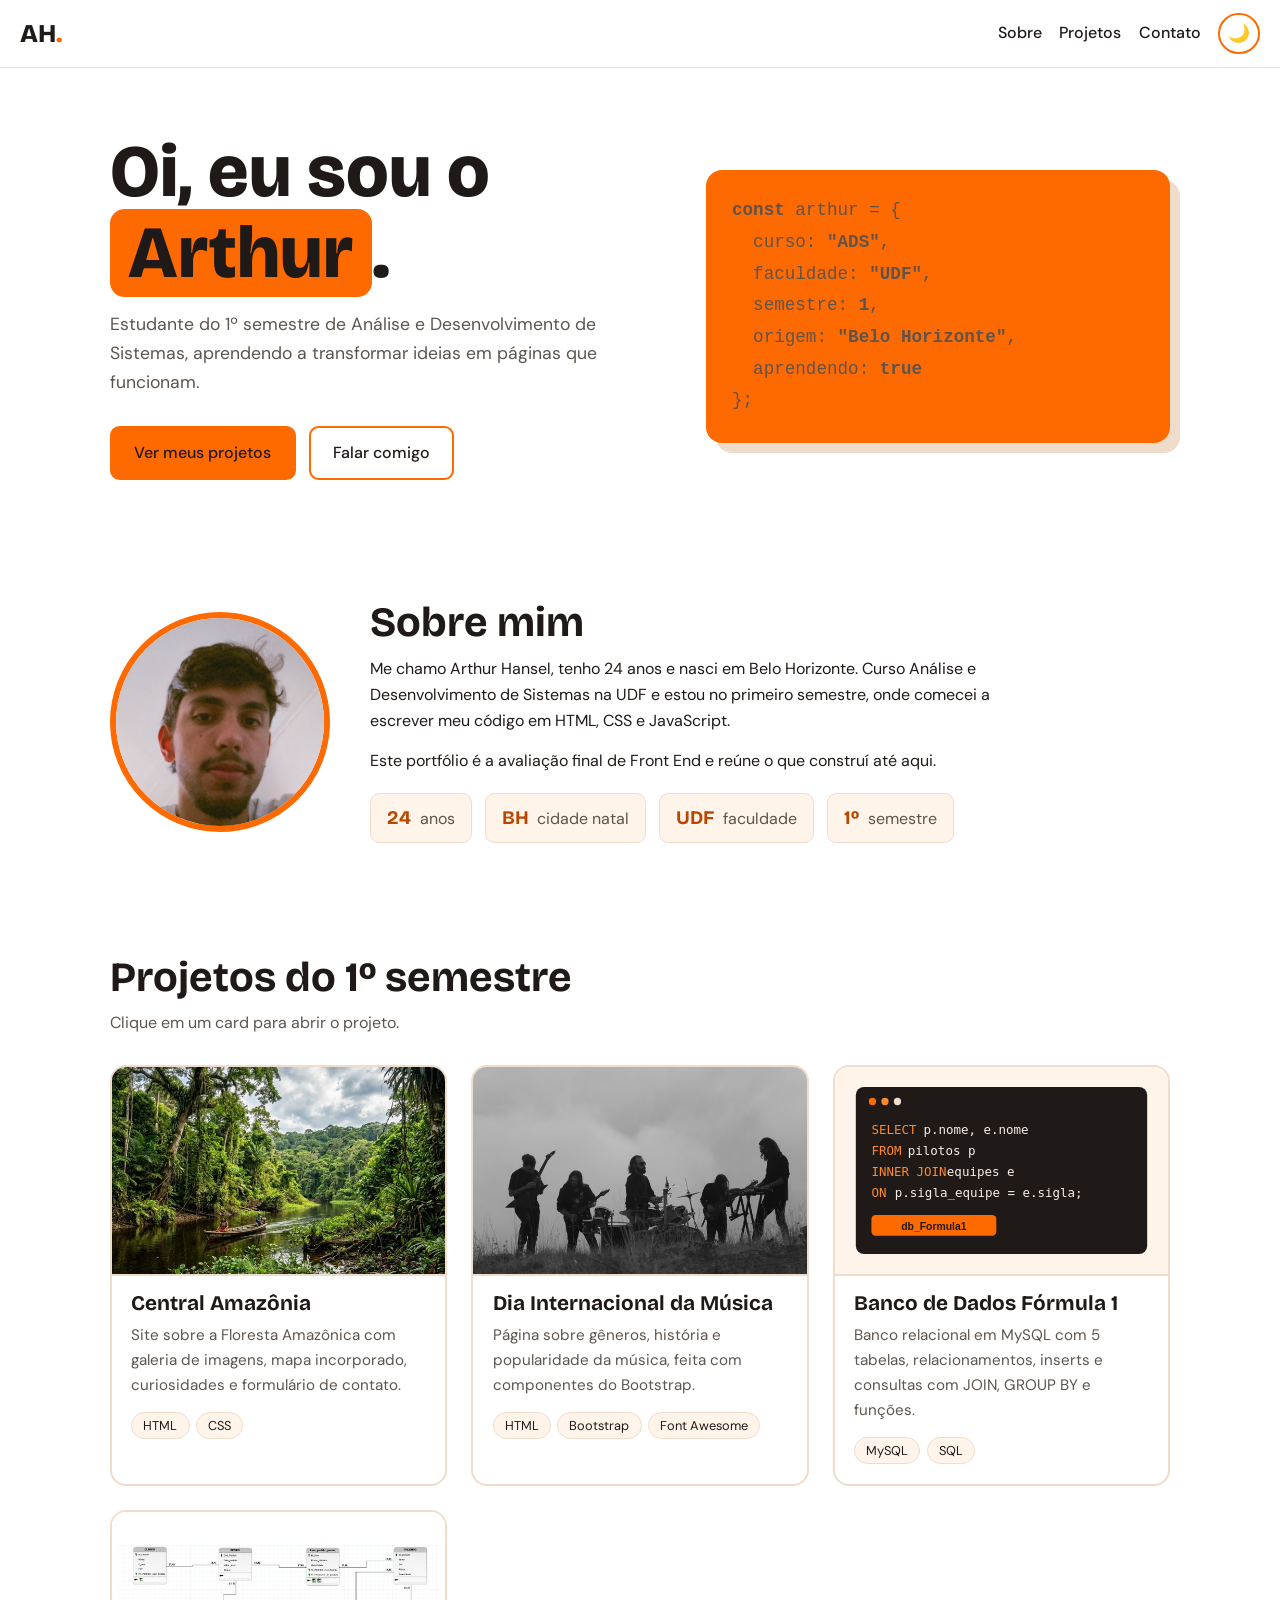
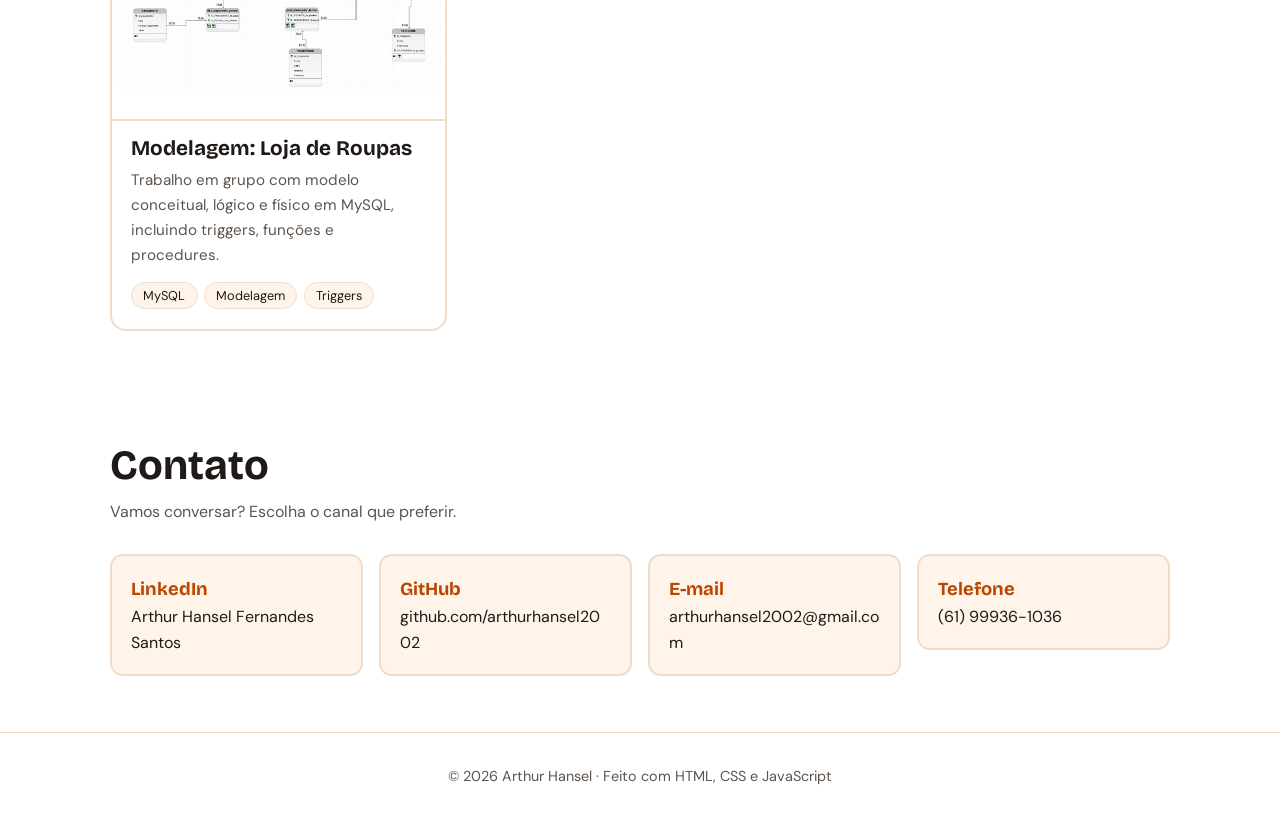
<file: index.html>
<!DOCTYPE html>
<html lang="pt-BR" data-theme="light">
<head>
  <meta charset="UTF-8">
  <meta name="viewport" content="width=device-width, initial-scale=1">
  <title>Arthur Hansel | Portfólio</title>
  <meta name="description" content="Portfólio de Arthur Hansel, estudante de Análise e Desenvolvimento de Sistemas na UDF.">
  <link rel="preconnect" href="https://fonts.googleapis.com">
  <link rel="preconnect" href="https://fonts.gstatic.com" crossorigin>
  <link href="https://fonts.googleapis.com/css2?family=Bricolage+Grotesque:wght@500;700;800&family=DM+Sans:wght@400;500&display=swap" rel="stylesheet">
  <link rel="stylesheet" href="css/style.css">
  <script src="js/script.js"></script>
</head>
<body>
  <header class="topo">
    <a class="logo" href="#inicio">AH<span>.</span></a>
    <nav class="menu" aria-label="Principal">
      <a href="#sobre">Sobre</a>
      <a href="#projetos">Projetos</a>
      <a href="#contato">Contato</a>
      <button id="tema" class="btn-tema" type="button" aria-label="Alternar entre modo claro e escuro">
        <span class="icone-lua">🌙</span><span class="icone-sol">☀️</span>
      </button>
    </nav>
  </header>

  <main>
    <section id="inicio" class="hero">
      <div class="hero-texto">
        <h1>Oi, eu sou o <em>Arthur</em>.</h1>
        <p>Estudante do 1º semestre de Análise e Desenvolvimento de Sistemas, aprendendo a transformar ideias em páginas que funcionam.</p>
        <div class="botoes">
          <a class="btn btn-cheio" href="#projetos">Ver meus projetos</a>
          <a class="btn btn-vazio" href="#contato">Falar comigo</a>
        </div>
      </div>
      <div class="codigo" aria-hidden="true">
        <p><b>const</b> arthur = {</p>
        <p>&nbsp;&nbsp;curso: <i>"ADS"</i>,</p>
        <p>&nbsp;&nbsp;faculdade: <i>"UDF"</i>,</p>
        <p>&nbsp;&nbsp;semestre: <i>1</i>,</p>
        <p>&nbsp;&nbsp;origem: <i>"Belo Horizonte"</i>,</p>
        <p>&nbsp;&nbsp;aprendendo: <i>true</i></p>
        <p>};</p>
      </div>
    </section>

    <section id="sobre" class="secao sobre">
      <img class="foto" src="images/foto.jpg" alt="Foto de Arthur Hansel" width="220" height="220">
      <div>
        <h2>Sobre mim</h2>
        <p>Me chamo Arthur Hansel, tenho 24 anos e nasci em Belo Horizonte. Curso Análise e Desenvolvimento de Sistemas na UDF e estou no primeiro semestre, onde comecei a escrever meu código em HTML, CSS e JavaScript.</p>
        <p>Este portfólio é a avaliação final de Front End e reúne o que construí até aqui.</p>
        <ul class="fatos">
          <li><strong>24</strong> anos</li>
          <li><strong>BH</strong> cidade natal</li>
          <li><strong>UDF</strong> faculdade</li>
          <li><strong>1º</strong> semestre</li>
        </ul>
      </div>
    </section>

    <section id="projetos" class="secao">
      <h2>Projetos do 1º semestre</h2>
      <p class="intro">Clique em um card para abrir o projeto.</p>
      <div class="grade">
        <!-- Para adicionar um projeto, copie um bloco <article> inteiro -->
        <article class="card">
          <a href="projetos/central-amazonia/index.html" target="_blank" rel="noopener">
            <img src="images/projeto-amazonia.jpg" alt="Prévia do site Central Amazônia" loading="lazy">
            <div class="card-corpo">
              <h3>Central Amazônia</h3>
              <p>Site sobre a Floresta Amazônica com galeria de imagens, mapa incorporado, curiosidades e formulário de contato.</p>
              <span class="tags"><span>HTML</span><span>CSS</span></span>
            </div>
          </a>
        </article>
        <article class="card">
          <a href="projetos/dia-da-musica/index.html" target="_blank" rel="noopener">
            <img src="images/projeto-musica.jpg" alt="Prévia do site Dia Internacional da Música" loading="lazy">
            <div class="card-corpo">
              <h3>Dia Internacional da Música</h3>
              <p>Página sobre gêneros, história e popularidade da música, feita com componentes do Bootstrap.</p>
              <span class="tags"><span>HTML</span><span>Bootstrap</span><span>Font Awesome</span></span>
            </div>
          </a>
        </article>
        <article class="card">
          <a href="https://github.com/arthurhansel2002/sistema-banco-dados-formula-1" target="_blank" rel="noopener">
            <img src="images/projeto-formula1.svg" alt="Prévia do banco de dados Fórmula 1" loading="lazy">
            <div class="card-corpo">
              <h3>Banco de Dados Fórmula 1</h3>
              <p>Banco relacional em MySQL com 5 tabelas, relacionamentos, inserts e consultas com JOIN, GROUP BY e funções.</p>
              <span class="tags"><span>MySQL</span><span>SQL</span></span>
            </div>
          </a>
        </article>
        <article class="card">
          <a href="projetos/loja-de-roupas/modelagem-loja-de-roupas.pdf" target="_blank" rel="noopener">
            <img src="images/projeto-loja.jpg" alt="Prévia do modelo lógico da loja de roupas" loading="lazy">
            <div class="card-corpo">
              <h3>Modelagem: Loja de Roupas</h3>
              <p>Trabalho em grupo com modelo conceitual, lógico e físico em MySQL, incluindo triggers, funções e procedures.</p>
              <span class="tags"><span>MySQL</span><span>Modelagem</span><span>Triggers</span></span>
            </div>
          </a>
        </article>
      </div>
    </section>

    <section id="contato" class="secao">
      <h2>Contato</h2>
      <p class="intro">Vamos conversar? Escolha o canal que preferir.</p>
      <ul class="contatos">
        <li><a href="https://www.linkedin.com/in/arthur-hansel-fernandes-santos-8b4931430/" target="_blank" rel="noopener"><span>LinkedIn</span>Arthur Hansel Fernandes Santos</a></li>
        <li><a href="https://github.com/arthurhansel2002" target="_blank" rel="noopener"><span>GitHub</span>github.com/arthurhansel2002</a></li>
        <li><a href="mailto:arthurhansel2002@gmail.com"><span>E-mail</span>arthurhansel2002@gmail.com</a></li>
        <li><a href="https://wa.me/5561999361036" target="_blank" rel="noopener"><span>Telefone</span>(61) 99936-1036</a></li>
      </ul>
    </section>
  </main>

  <footer class="rodape">
    <p>© <span id="ano"></span> Arthur Hansel · Feito com HTML, CSS e JavaScript</p>
  </footer>
</body>
</html>
</file>
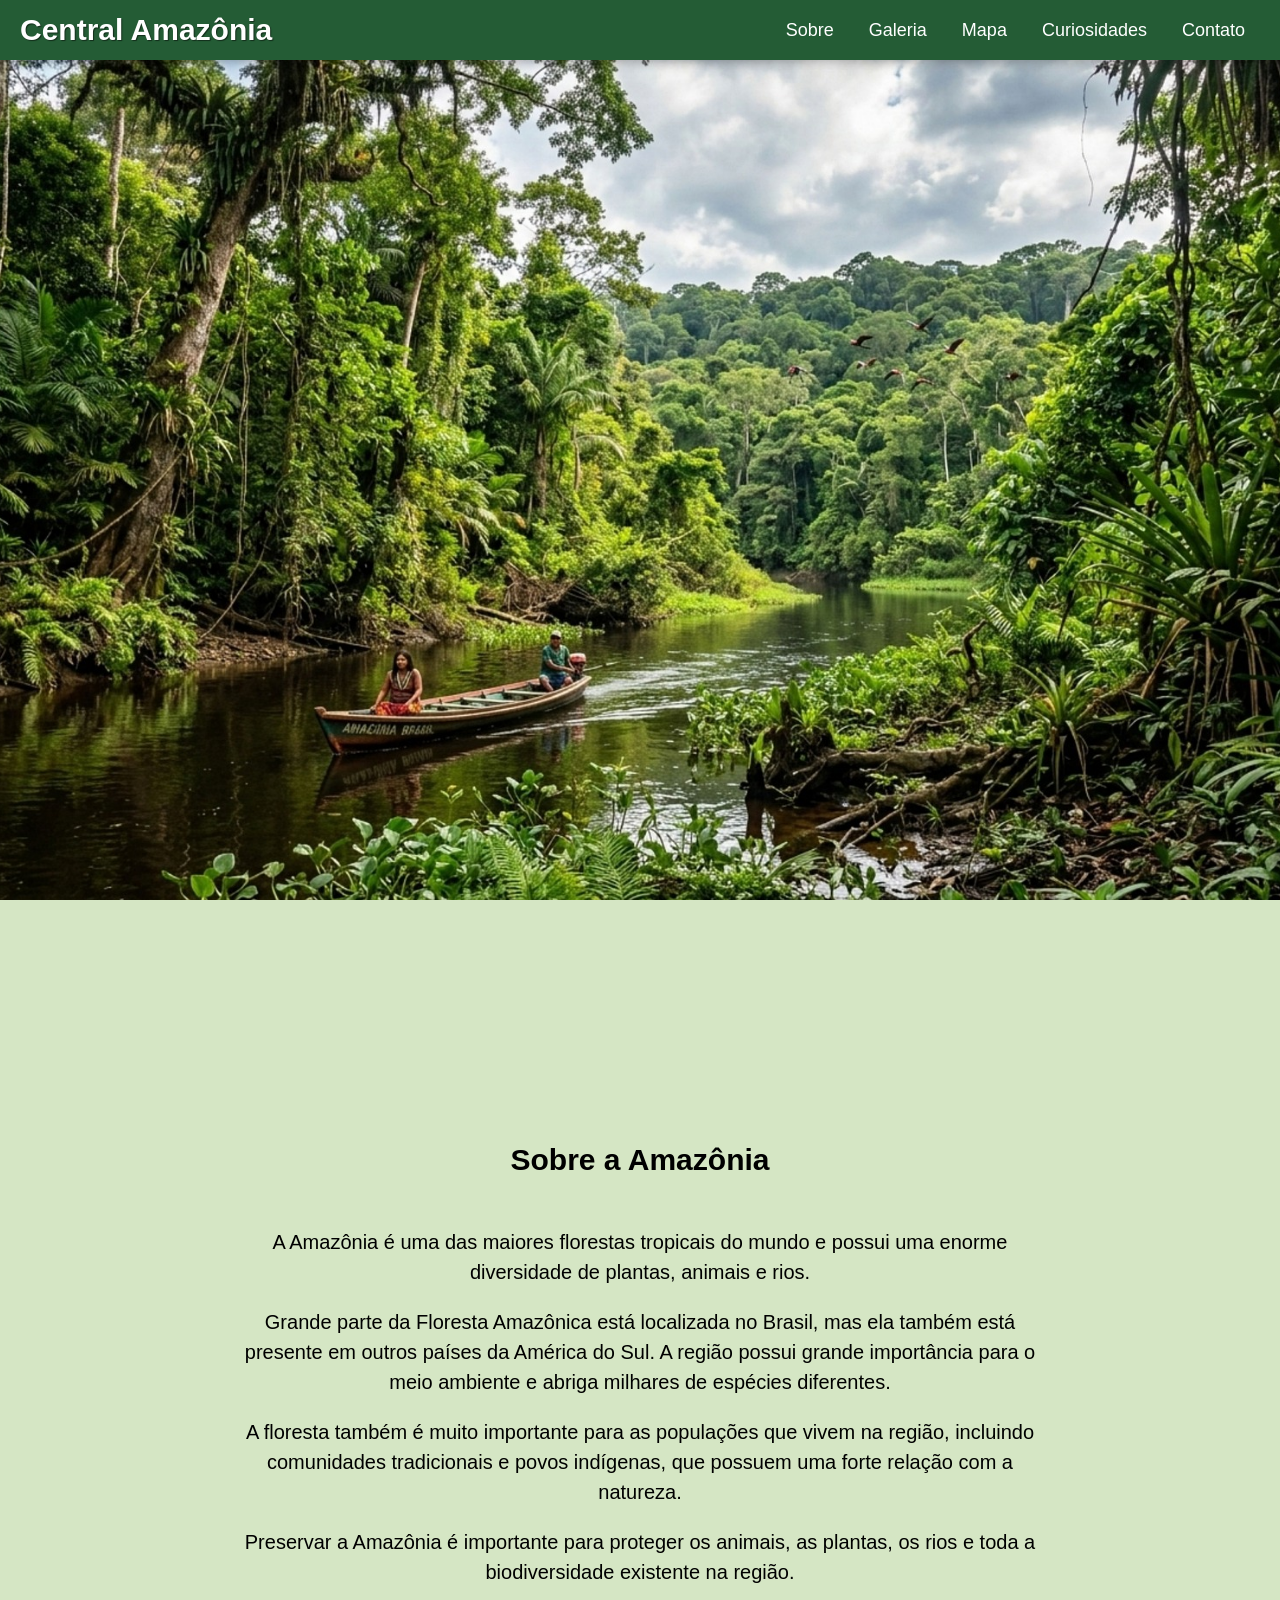
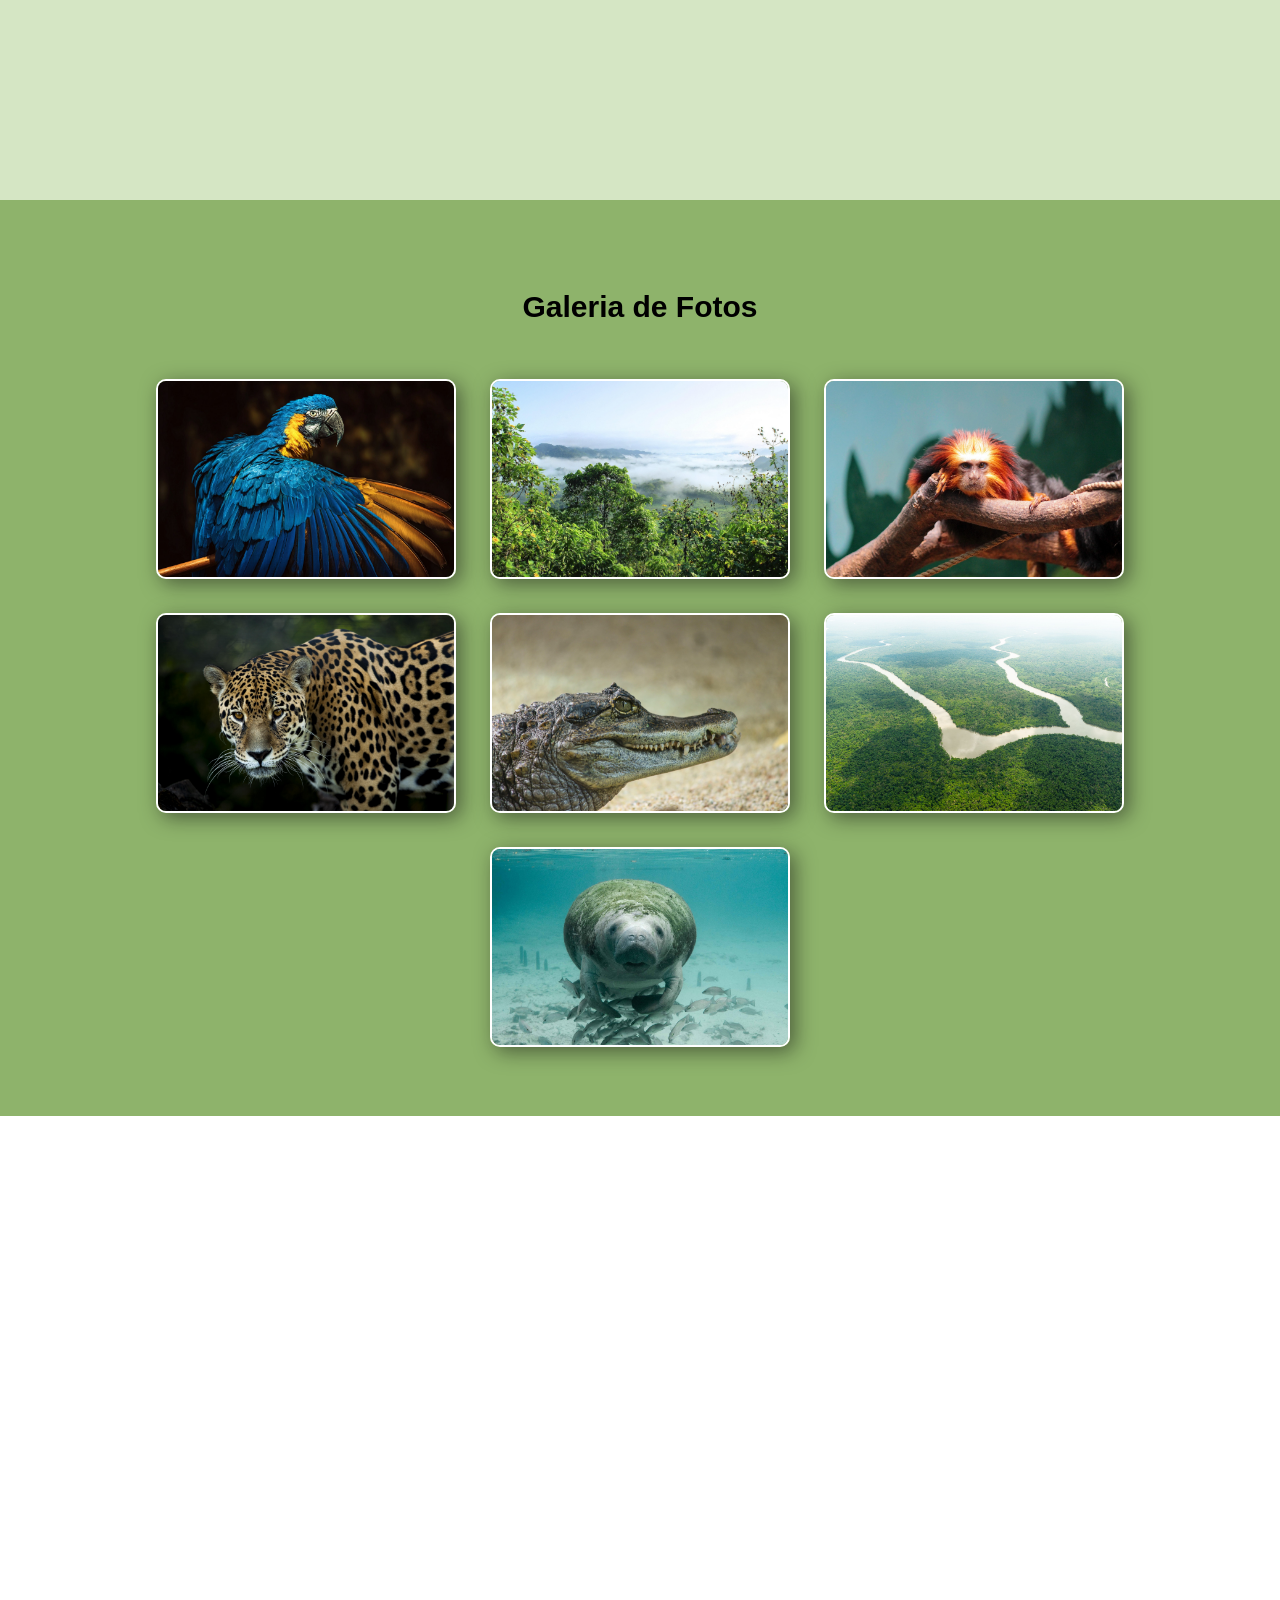
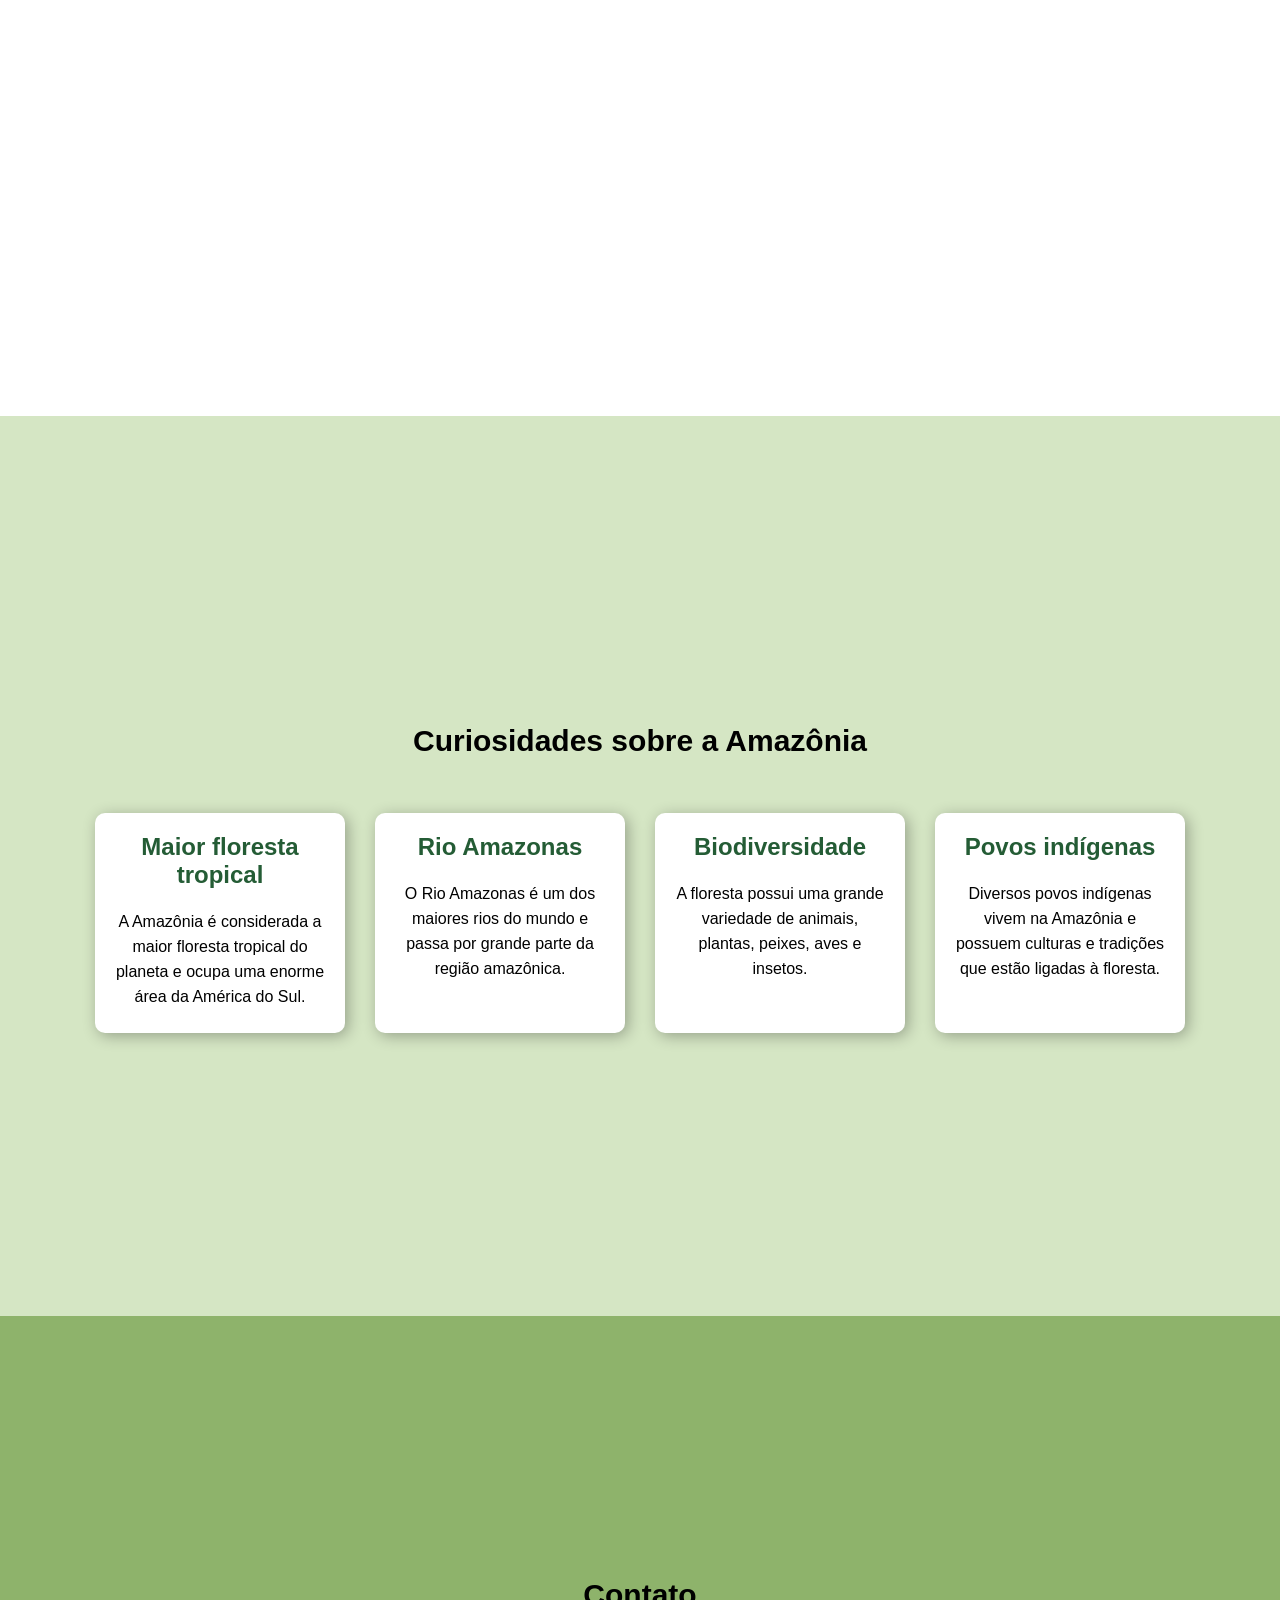
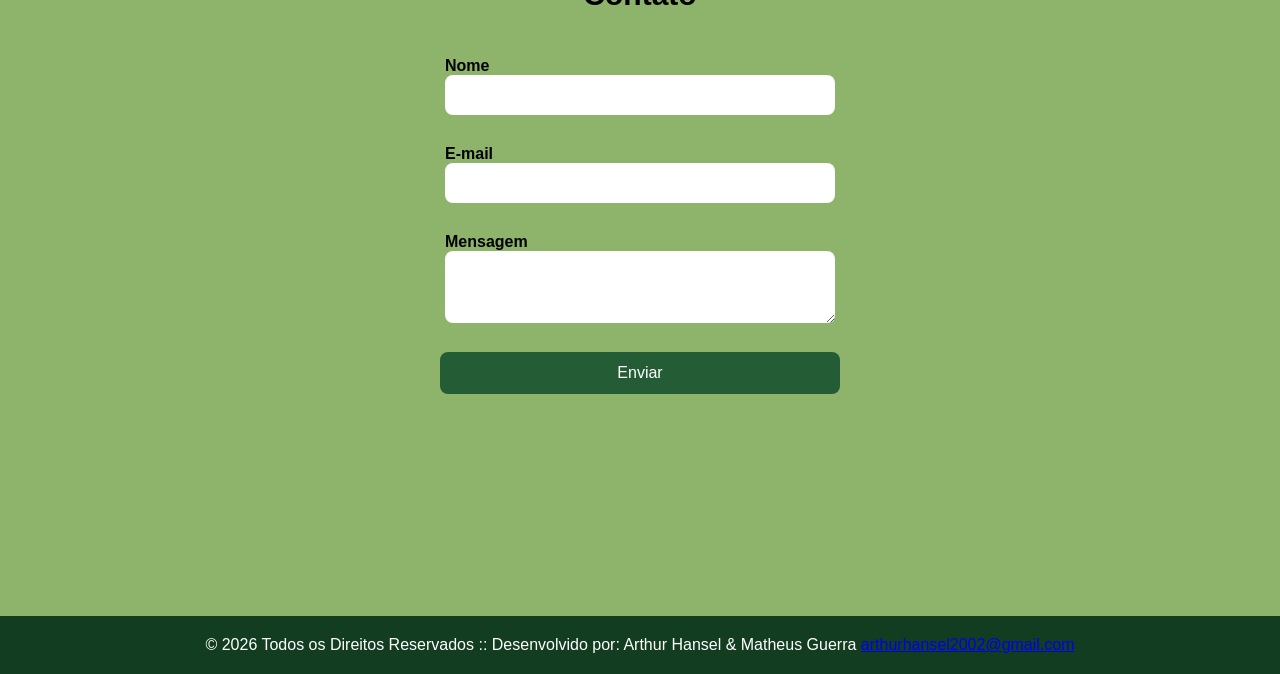
<file: projetos/central-amazonia/index.html>
<!DOCTYPE html>
<html lang="pt-BR">
<head>
    <meta charset="UTF-8">
    <meta name="viewport" content="width=device-width, initial-scale=1.0">
    <title>Central Amazônia</title>
    <link href="css/style.css" rel="stylesheet" type="text/css">
</head>

<body>

    <header>
        <a href="#" class="logo">Central Amazônia</a>

        <nav class="navbar">
            <ul>
                <li><a href="#about">Sobre</a></li>
                <li><a href="#gallery">Galeria</a></li>
                <li><a href="#map">Mapa</a></li>
                <li><a href="#curiosidades">Curiosidades</a></li>
                <li><a href="#contact">Contato</a></li>
            </ul>
        </nav>
    </header>

    <main>

        <section id="hero"></section>

        <section id="about">

            <h1>Sobre a Amazônia</h1>

            <p>
                A Amazônia é uma das maiores florestas tropicais do mundo e possui
                uma enorme diversidade de plantas, animais e rios.
            </p>

            <p>
                Grande parte da Floresta Amazônica está localizada no Brasil,
                mas ela também está presente em outros países da América do Sul.
                A região possui grande importância para o meio ambiente e abriga
                milhares de espécies diferentes.
            </p>

            <p>
                A floresta também é muito importante para as populações que vivem
                na região, incluindo comunidades tradicionais e povos indígenas,
                que possuem uma forte relação com a natureza.
            </p>

            <p>
                Preservar a Amazônia é importante para proteger os animais,
                as plantas, os rios e toda a biodiversidade existente na região.
            </p>

        </section>


        <section id="gallery">

            <h1>Galeria de Fotos</h1>

            <img src="img/img1.jpg">
            <img src="img/img2.jpg">
            <img src="img/img3.jpg">
            <img src="img/img4.jpg">
            <img src="img/img5.jpg">
            <img src="img/img6.jpg">
            <img src="img/img7.jpg">

        </section>


        <section id="map">

            <iframe
                src="https://www.google.com/maps?q=amazonia&output=embed"
                width="100%">
            </iframe>

        </section>


        <section id="curiosidades">

            <h1>Curiosidades sobre a Amazônia</h1>

            <div class="cards">

                <div class="card">
                    <h2>Maior floresta tropical</h2>

                    <p>
                        A Amazônia é considerada a maior floresta tropical
                        do planeta e ocupa uma enorme área da América do Sul.
                    </p>
                </div>


                <div class="card">
                    <h2>Rio Amazonas</h2>

                    <p>
                        O Rio Amazonas é um dos maiores rios do mundo e passa
                        por grande parte da região amazônica.
                    </p>
                </div>


                <div class="card">
                    <h2>Biodiversidade</h2>

                    <p>
                        A floresta possui uma grande variedade de animais,
                        plantas, peixes, aves e insetos.
                    </p>
                </div>


                <div class="card">
                    <h2>Povos indígenas</h2>

                    <p>
                        Diversos povos indígenas vivem na Amazônia e possuem
                        culturas e tradições que estão ligadas à floresta.
                    </p>
                </div>

            </div>

        </section>


        <section id="contact">

            <h1>Contato</h1>

            <form>

                <label>Nome
                    <input type="text" name="nome">
                </label>

                <label>E-mail
                    <input type="email" name="email">
                </label>

                <label>Mensagem
                    <textarea name="mensagem" rows="3"></textarea>
                </label>

                <button type="submit">Enviar</button>

            </form>

        </section>


        <footer>

            <p>
                &copy; 2026 Todos os Direitos Reservados :: Desenvolvido por: Arthur Hansel & Matheus Guerra <a href="mailto:arthurhansel2002@gmail.com">arthurhansel2002@gmail.com</a></p>

        </footer>

    </main>

</body>
</html>
</file>
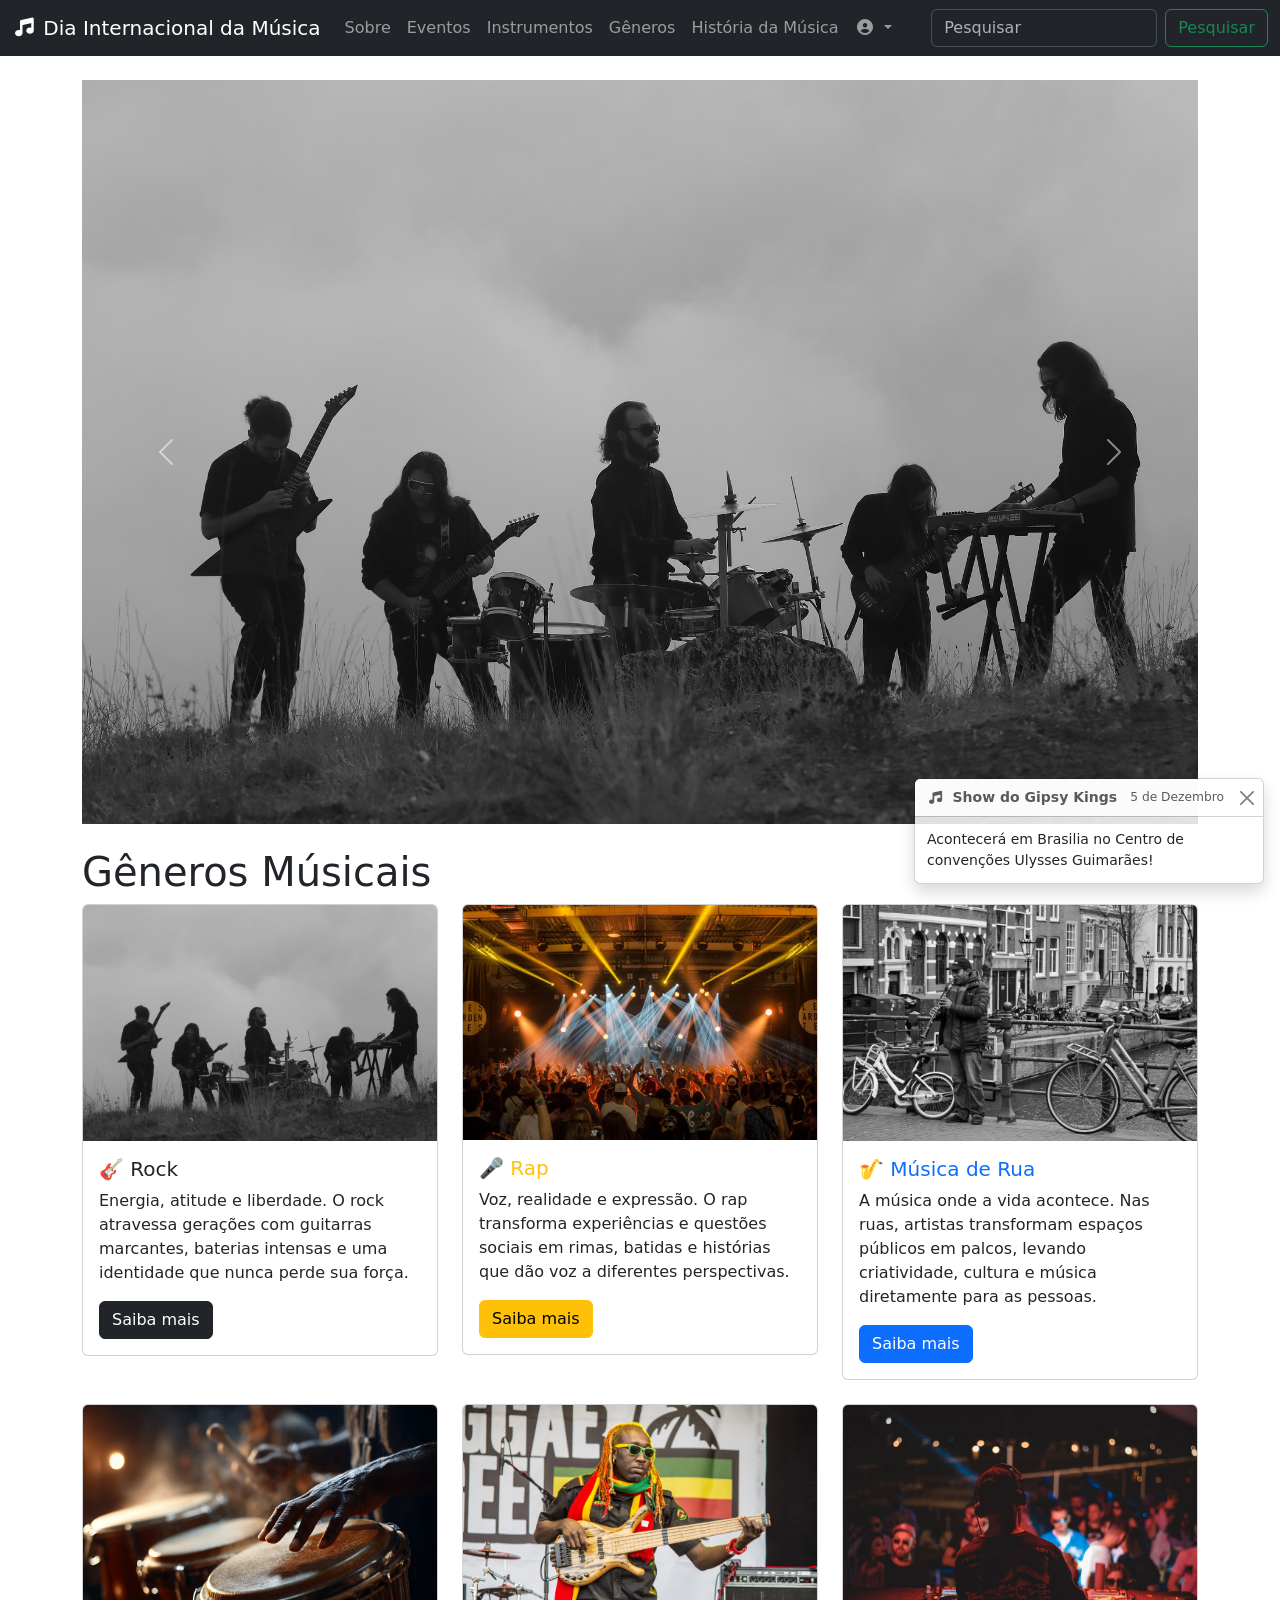
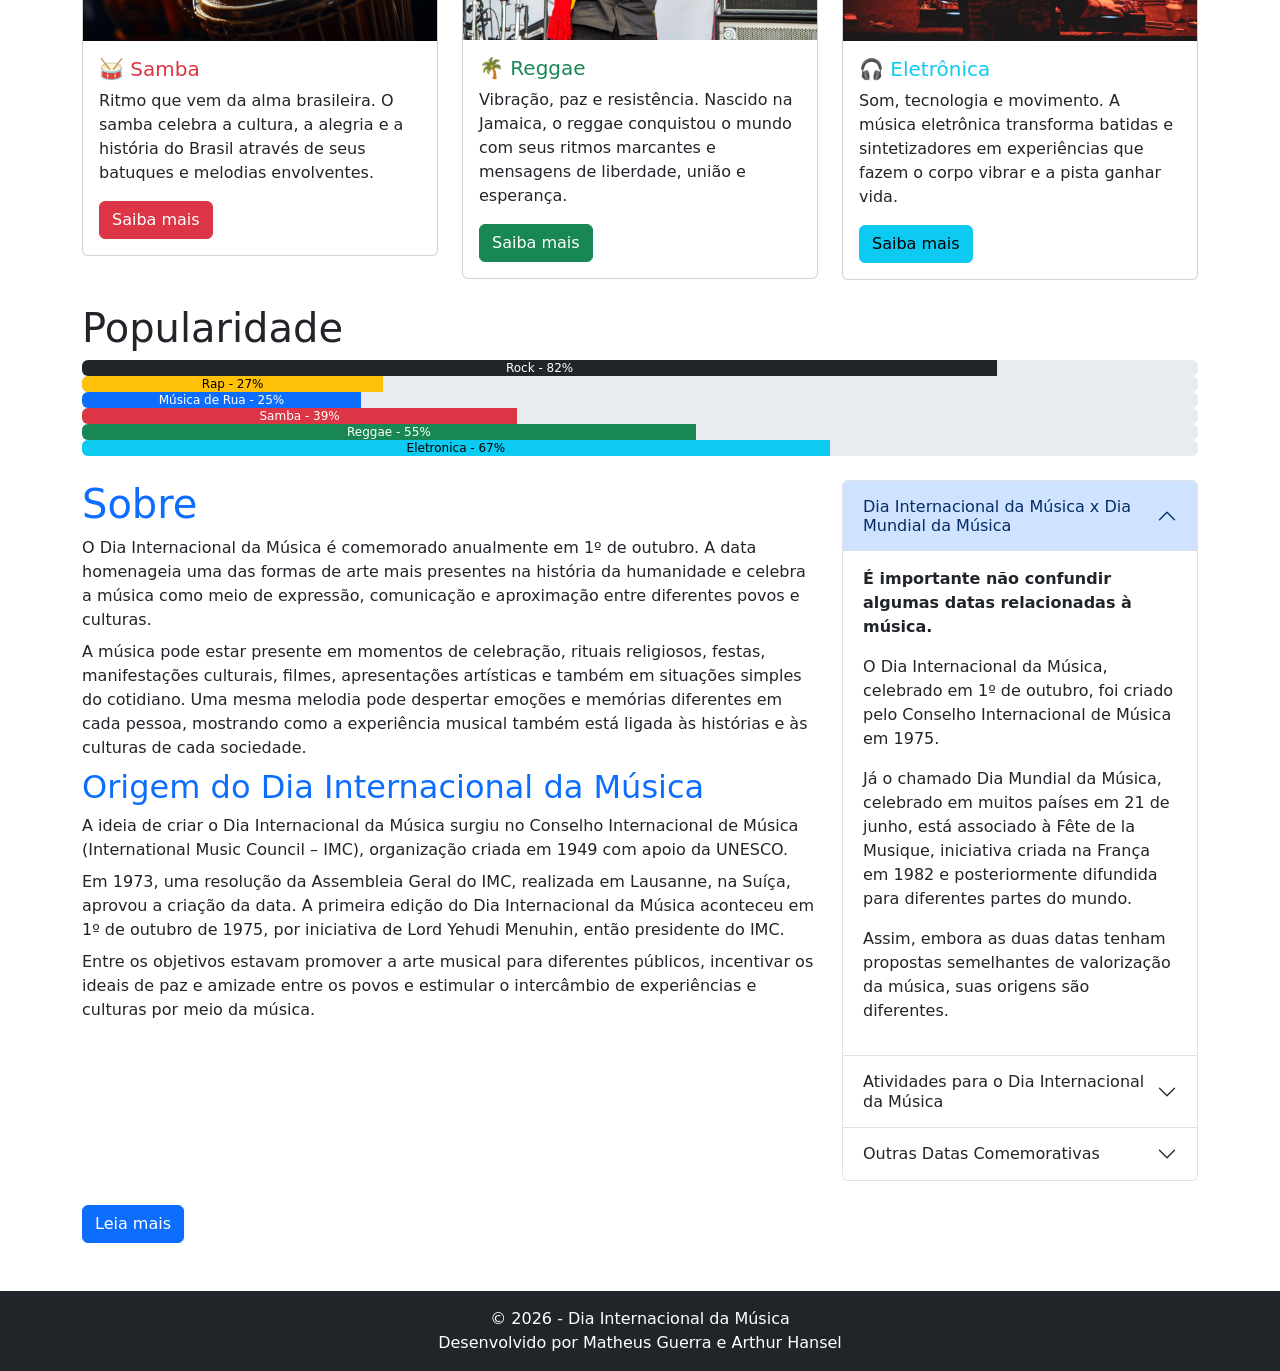
<file: projetos/dia-da-musica/index.html>
<!DOCTYPE html>
<html lang="pt-BR">

<head>
    <meta charset="UTF-8">
    <meta name="viewport" content="width=device-width, initial-scale=1.0">

    <link href="css/bootstrap.min.css" rel="stylesheet" type="text/css">
    <link href="fontawesome/css/all.min.css" rel="stylesheet" type="text/css">

    <title>DIA DA MÚSICA</title>
</head>

<body>


    <nav class="navbar navbar-expand-lg bg-dark" data-bs-theme="dark">

        <div class="container-fluid">

            <a class="navbar-brand" href="index.html">
                <i class="fa-solid fa-music"></i>
                Dia Internacional da Música
            </a>

            <button
                class="navbar-toggler"
                type="button"
                data-bs-toggle="collapse"
                data-bs-target="#navbarSupportedContent"
                aria-controls="navbarSupportedContent"
                aria-expanded="false"
                aria-label="Toggle navigation">

                <span class="navbar-toggler-icon"></span>
            </button>

            <div class="collapse navbar-collapse" id="navbarSupportedContent">

                <ul class="navbar-nav me-auto mb-2 mb-lg-0">

                    <li class="nav-item">
                        <a class="nav-link" href="#sobre">Sobre</a>
                    </li>

                    <li class="nav-item">
                        <a class="nav-link" href="#">Eventos</a>
                    </li>

                    <li class="nav-item">
                        <a class="nav-link" href="#">Instrumentos</a>
                    </li>

                    <li class="nav-item">
                        <a class="nav-link" href="#generos">Gêneros</a>
                    </li>

                    <li class="nav-item">
                        <a class="nav-link" href="#historia">História da Música</a>
                    </li>

                    <li class="nav-item dropdown">

                        <a
                            class="nav-link dropdown-toggle"
                            href="#"
                            role="button"
                            data-bs-toggle="dropdown"
                            aria-expanded="false">

                            <i class="fa-solid fa-circle-user"></i>
                        </a>

                        <ul class="dropdown-menu">

                            <li>
                                <a class="dropdown-item" href="#">
                                    Cadastre-se
                                </a>
                            </li>

                            <li>
                                <a class="dropdown-item" href="#">
                                    Login
                                </a>
                            </li>

                            <li>
                                <hr class="dropdown-divider">
                            </li>

                            <li>
                                <a class="dropdown-item" href="#">
                                    Desconectar
                                </a>
                            </li>

                        </ul>

                    </li>

                </ul>

                <form class="d-flex" role="search">

                    <input
                        class="form-control me-2"
                        type="search"
                        placeholder="Pesquisar"
                        aria-label="Pesquisar">

                    <button
                        class="btn btn-outline-success"
                        type="submit">

                        Pesquisar
                    </button>

                </form>

            </div>

        </div>

    </nav>



    <div class="container">



        <div class="row my-4">

            <div class="col-lg-12">

                <div
                    id="carouselExampleAutoplaying"
                    class="carousel slide"
                    data-bs-ride="carousel">

                    <div class="carousel-inner">

                        <div class="carousel-item active">
                            <img
                                src="img/img1.jpg"
                                class="d-block w-100"
                                alt="Imagem sobre música">
                        </div>

                        <div class="carousel-item">
                            <img
                                src="img/img 2.jpg"
                                class="d-block w-100"
                                alt="Imagem sobre música">
                        </div>

                        <div class="carousel-item">
                            <img
                                src="img/img3.jpg"
                                class="d-block w-100"
                                alt="Imagem sobre música">
                        </div>

                        <div class="carousel-item">
                            <img
                                src="img/img4.jpg"
                                class="d-block w-100"
                                alt="Imagem sobre música">
                        </div>

                        <div class="carousel-item">
                            <img
                                src="img/img5.jpg"
                                class="d-block w-100"
                                alt="Imagem sobre música">
                        </div>

                        <div class="carousel-item">
                            <img
                                src="img/img6.jpg"
                                class="d-block w-100"
                                alt="Imagem sobre música">
                        </div>

                    </div>



                    <button
                        class="carousel-control-prev"
                        type="button"
                        data-bs-target="#carouselExampleAutoplaying"
                        data-bs-slide="prev">

                        <span
                            class="carousel-control-prev-icon"
                            aria-hidden="true">
                        </span>

                        <span class="visually-hidden">
                            Anterior
                        </span>

                    </button>



                    <button
                        class="carousel-control-next"
                        type="button"
                        data-bs-target="#carouselExampleAutoplaying"
                        data-bs-slide="next">

                        <span
                            class="carousel-control-next-icon"
                            aria-hidden="true">
                        </span>

                        <span class="visually-hidden">
                            Próximo
                        </span>

                    </button>

                </div>

            </div>

        </div>


        <h1>Gêneros Músicais</h1>
        <div class="row" id="generos">


            <div class="col-lg-4 mb-4">

                <div class="card">

                    <img
                        src="img/img1.jpg"
                        class="card-img-top"
                        alt="Rock">

                    <div class="card-body">

                        <h5 class="card-title text-dark">
                            🎸 Rock
                        </h5>

                        <p class="card-text">
                            Energia, atitude e liberdade. O rock atravessa gerações
                            com guitarras marcantes, baterias intensas e uma identidade
                            que nunca perde sua força.
                        </p>

                        <a href="#" class="btn btn-dark">
                            Saiba mais
                        </a>

                    </div>

                </div>

            </div>



            <div class="col-lg-4 mb-4">

                <div class="card">

                    <img
                        src="img/img 2.jpg"
                        class="card-img-top"
                        alt="Rap">

                    <div class="card-body">

                        <h5 class="card-title text-warning">
                            🎤 Rap
                        </h5>

                        <p class="card-text">
                            Voz, realidade e expressão. O rap transforma experiências
                            e questões sociais em rimas, batidas e histórias que dão
                            voz a diferentes perspectivas.
                        </p>

                        <a href="#" class="btn btn-warning">
                            Saiba mais
                        </a>

                    </div>

                </div>

            </div>


            <div class="col-lg-4 mb-4">

                <div class="card">

                    <img
                        src="img/img5.jpg"
                        class="card-img-top"
                        alt="Música de Rua">

                    <div class="card-body">

                        <h5 class="card-title text-primary">
                            🎷 Música de Rua
                        </h5>

                        <p class="card-text">
                            A música onde a vida acontece. Nas ruas, artistas
                            transformam espaços públicos em palcos, levando
                            criatividade, cultura e música diretamente para as pessoas.
                        </p>

                        <a href="#" class="btn btn-primary">
                            Saiba mais
                        </a>

                    </div>

                </div>

            </div>



            <div class="col-lg-4 mb-4">

                <div class="card">

                    <img
                        src="img/img3.jpg"
                        class="card-img-top"
                        alt="Samba">

                    <div class="card-body">

                        <h5 class="card-title text-danger">
                            🥁 Samba
                        </h5>

                        <p class="card-text">
                            Ritmo que vem da alma brasileira. O samba celebra
                            a cultura, a alegria e a história do Brasil através
                            de seus batuques e melodias envolventes.
                        </p>

                        <a href="#" class="btn btn-danger">
                            Saiba mais
                        </a>

                    </div>

                </div>

            </div>



            <div class="col-lg-4 mb-4">

                <div class="card">

                    <img
                        src="img/img4.jpg"
                        class="card-img-top"
                        alt="Reggae">

                    <div class="card-body">

                        <h5 class="card-title text-success">
                            🌴 Reggae
                        </h5>

                        <p class="card-text">
                            Vibração, paz e resistência. Nascido na Jamaica,
                            o reggae conquistou o mundo com seus ritmos marcantes
                            e mensagens de liberdade, união e esperança.
                        </p>

                        <a href="#" class="btn btn-success">
                            Saiba mais
                        </a>

                    </div>

                </div>

            </div>



            <div class="col-lg-4 mb-4">

                <div class="card">

                    <img
                        src="img/img6.jpg"
                        class="card-img-top"
                        alt="Música Eletrônica">

                    <div class="card-body">

                        <h5 class="card-title text-info">
                            🎧 Eletrônica
                        </h5>

                        <p class="card-text">
                            Som, tecnologia e movimento. A música eletrônica
                            transforma batidas e sintetizadores em experiências
                            que fazem o corpo vibrar e a pista ganhar vida.
                        </p>

                        <a href="#" class="btn btn-info">
                            Saiba mais
                        </a>

                    </div>

                </div>

            </div>

        </div>
        <h1>Popularidade</h1>
        <div class="progress" role="progressbar" aria-label="Dark example" aria-valuenow="25" aria-valuemin="0" aria-valuemax="100">
          <div class="progress-bar text-bg-dark" style="width: 82%">Rock - 82%</div>
        </div>
        <div class="progress" role="progressbar" aria-label="Warning example" aria-valuenow="50" aria-valuemin="0" aria-valuemax="100">
          <div class="progress-bar text-bg-warning" style="width: 27%">Rap - 27%</div>
        </div>
        <div class="progress" role="progressbar" aria-label="Primary example" aria-valuenow="75" aria-valuemin="0" aria-valuemax="100">
          <div class="progress-bar text-bg-primary" style="width: 25%">Música de Rua - 25%</div>
        </div>
        <div class="progress" role="progressbar" aria-label="Danger example" aria-valuenow="100" aria-valuemin="0" aria-valuemax="100">
          <div class="progress-bar text-bg-danger" style="width: 39%">Samba - 39%</div>
        </div>
        <div class="progress" role="progressbar" aria-label="Success example" aria-valuenow="25" aria-valuemin="0" aria-valuemax="100">
          <div class="progress-bar text-bg-success" style="width: 55%">Reggae - 55%</div>
        </div>
        <div class="progress" role="progressbar" aria-label="Info example" aria-valuenow="25" aria-valuemin="0" aria-valuemax="100">
          <div class="progress-bar text-bg-info" style="width: 67%">Eletronica - 67%</div>
        </div>



        <div class="row my-4" id="sobre">


            <div class="col-lg-8">

                <h1 class="text-primary">
                    Sobre
                </h1>
                <p class="mb-2">
                    O Dia Internacional da Música é comemorado anualmente em
                    1º de outubro. A data homenageia uma das formas de arte
                    mais presentes na história da humanidade e celebra a música
                    como meio de expressão, comunicação e aproximação entre
                    diferentes povos e culturas.
                </p>
                <p class="mb-2">
                    A música pode estar presente em momentos de celebração,
                    rituais religiosos, festas, manifestações culturais, filmes,
                    apresentações artísticas e também em situações simples do
                    cotidiano. Uma mesma melodia pode despertar emoções e memórias
                    diferentes em cada pessoa, mostrando como a experiência musical
                    também está ligada às histórias e às culturas de cada sociedade.
                </p>
                <h2 class="text-primary" id="historia">
                    Origem do Dia Internacional da Música
                </h2>
                <p class="mb-2">
                    A ideia de criar o Dia Internacional da Música surgiu
                    no Conselho Internacional de Música
                    (International Music Council – IMC), organização criada
                    em 1949 com apoio da UNESCO.
                </p>
                <p class="mb-2">
                    Em 1973, uma resolução da Assembleia Geral do IMC,
                    realizada em Lausanne, na Suíça, aprovou a criação da data.
                    A primeira edição do Dia Internacional da Música aconteceu
                    em 1º de outubro de 1975, por iniciativa de Lord Yehudi Menuhin,
                    então presidente do IMC.
                </p>
                <p class="mb-2">
                    Entre os objetivos estavam promover a arte musical para
                    diferentes públicos, incentivar os ideais de paz e amizade
                    entre os povos e estimular o intercâmbio de experiências
                    e culturas por meio da música.
                </p>
            </div>
            <div class="col-lg-4">
                <div class="accordion" id="accordionExample">
                    <div class="accordion-item">
                        <h2 class="accordion-header">
                            <button
                                class="accordion-button"
                                type="button"
                                data-bs-toggle="collapse"
                                data-bs-target="#collapseOne"
                                aria-expanded="true"
                                aria-controls="collapseOne">
                                Dia Internacional da Música x Dia Mundial da Música
                            </button>
                        </h2>
                        <div
                            id="collapseOne"
                            class="accordion-collapse collapse show"
                            data-bs-parent="#accordionExample">
                            <div class="accordion-body">
                                <p>
                                    <strong>
                                        É importante não confundir algumas
                                        datas relacionadas à música.
                                    </strong>
                                </p>
                                <p>
                                    O Dia Internacional da Música, celebrado
                                    em 1º de outubro, foi criado pelo Conselho
                                    Internacional de Música em 1975.
                                </p>
                                <p>
                                    Já o chamado Dia Mundial da Música,
                                    celebrado em muitos países em 21 de junho,
                                    está associado à Fête de la Musique,
                                    iniciativa criada na França em 1982 e
                                    posteriormente difundida para diferentes
                                    partes do mundo.
                                </p>
                                <p>
                                    Assim, embora as duas datas tenham propostas
                                    semelhantes de valorização da música,
                                    suas origens são diferentes.
                                </p>
                            </div>
                        </div>
                    </div>
                    <div class="accordion-item">
                        <h2 class="accordion-header">
                            <button
                                class="accordion-button collapsed"
                                type="button"
                                data-bs-toggle="collapse"
                                data-bs-target="#collapseTwo"
                                aria-expanded="false"
                                aria-controls="collapseTwo">
                                Atividades para o Dia Internacional da Música
                            </button>
                        </h2>
                        <div
                            id="collapseTwo"
                            class="accordion-collapse collapse"
                            data-bs-parent="#accordionExample">
                            <div class="accordion-body">
                                <p>
                                    <strong>
                                        A data pode ser celebrada de diversas
                                        maneiras, tanto individualmente quanto
                                        em escolas, instituições culturais
                                        e comunidades.
                                    </strong>
                                </p>
                                <p>
                                    Algumas ideias são:
                                </p>
                                <ul>
                                    <li>
                                        Organizar apresentações musicais;
                                    </li>
                                    <li>
                                        Conhecer instrumentos de diferentes culturas;
                                    </li>
                                    <li>
                                        Pesquisar gêneros musicais brasileiros;
                                    </li>
                                    <li>
                                        Descobrir a história de compositores e artistas;
                                    </li>
                                    <li>
                                        Experimentar a criação de ritmos;
                                    </li>
                                    <li>
                                        Realizar oficinas de música;
                                    </li>
                                    <li>
                                        Montar uma playlist com músicas de
                                        diferentes partes do mundo;
                                    </li>
                                    <li>
                                        Conversar sobre a importância da música
                                        para a cultura.
                                    </li>
                                </ul>
                            </div>
                        </div>
                    </div>
                    <div class="accordion-item">
                        <h2 class="accordion-header">
                            <button
                                class="accordion-button collapsed"
                                type="button"
                                data-bs-toggle="collapse"
                                data-bs-target="#collapseThree"
                                aria-expanded="false"
                                aria-controls="collapseThree">
                                Outras Datas Comemorativas
                            </button>
                        </h2>
                        <div
                            id="collapseThree"
                            class="accordion-collapse collapse"
                            data-bs-parent="#accordionExample">
                            <div class="accordion-body">
                                <ul>
                                    <li>
                                        Fev 03 - Dia em Que a Música Morreu
                                    </li>
                                    <li>
                                        Fev 06 - Dia do Nascimento de Bob Marley
                                    </li>
                                    <li>
                                        Mar 05 - Dia Nacional da Música Clássica
                                    </li>
                                    <li>
                                        Ago 24 - Dia da Música Estranha
                                    </li>
                                    <li>
                                        Set 17 - Dia Internacional da Música Country
                                    </li>
                                    <li>
                                        Out 17 - Dia da Música Popular Brasileira
                                    </li>
                                </ul>
                            </div>
                        </div>
                    </div>
                </div>
            </div>
        </div>
        <button
            type="button"
            class="btn btn-primary mb-4"
            data-bs-toggle="modal"
            data-bs-target="#exampleModal">
            Leia mais
        </button>
        <div
            class="modal fade"
            id="exampleModal"
            tabindex="-1"
            aria-labelledby="exampleModalLabel"
            aria-hidden="true">
            <div class="modal-dialog">
                <div class="modal-content">
                    <div class="modal-header">
                        <h1
                            class="modal-title fs-5"
                            id="exampleModalLabel">
                            Curiosidades da Música e o Dia Internacional da Música
                        </h1>
                        <button
                            type="button"
                            class="btn-close"
                            data-bs-dismiss="modal"
                            aria-label="Fechar">
                        </button>
                    </div>
                    <div class="modal-body">
                        <p>
                            A música está presente na humanidade há milhares
                            de anos. Muito antes de existirem instrumentos
                            modernos, as pessoas já utilizavam a voz, as palmas
                            e objetos do cotidiano para criar ritmos e sons.
                            Com o passar do tempo, diferentes povos desenvolveram
                            seus próprios instrumentos, estilos e formas de
                            fazer música.
                        </p>
                        <p>
                            Você sabia que a música pode despertar memórias
                            e emoções e até influenciar nosso humor? Além disso,
                            cada cultura possui ritmos e instrumentos que ajudam
                            a contar sua história e preservar suas tradições.
                        </p>
                    </div>
                    <div class="modal-footer">
                        <button
                            type="button"
                            class="btn btn-secondary"
                            data-bs-dismiss="modal">

                            Fechar
                        </button>
                    </div>
                </div>
            </div>
        </div>
    </div>
<div class="toast-container position-fixed bottom-0 end-0 p-3">

  <div class="toast show" role="alert" aria-live="assertive" aria-atomic="true">
      <div class="toast-header">
          <i class="fa-solid fa-music me-2"></i>
          <strong class="me-auto">
              Show do Gipsy Kings
          </strong>
          <small>5 de Dezembro</small>
          <button
              type="button"
              class="btn-close"
              data-bs-dismiss="toast"
              aria-label="Fechar">
          </button>
      </div>
      <div class="toast-body">
          Acontecerá em Brasilia no Centro de convenções Ulysses Guimarães!
      </div>
  </div>
</div>

<footer class="bg-dark text-white text-center p-3 mt-4">

  <p class="mb-0">
      © 2026 - Dia Internacional da Música
  </p>

  <p class="mb-0">
      Desenvolvido por Matheus Guerra e Arthur Hansel
  </p>

</footer>
    <script
        src="js/bootstrap.bundle.min.js"
        type="text/javascript">
    </script>

</body>

</html>
</file>
<file: css/style.css>
:root {
  --bg: #ffffff;
  --bg-suave: #fff4ea;
  --texto: #1f1a17;
  --texto-suave: #5d544d;
  --laranja: #ff6a00;
  --laranja-texto: #b94700;
  --borda: #f0dccb;
}
[data-theme="dark"] {
  --bg: #17120f;
  --bg-suave: #231a14;
  --texto: #f7efe8;
  --texto-suave: #c4b5a8;
  --laranja: #ff8a2b;
  --laranja-texto: #ffa254;
  --borda: #3a2c22;
}

* { box-sizing: border-box; margin: 0; }
html { scroll-behavior: smooth; scroll-padding-top: 5rem; }
body {
  font-family: "DM Sans", system-ui, sans-serif;
  background: var(--bg);
  color: var(--texto);
  line-height: 1.65;
  transition: background .3s, color .3s;
}
h1, h2, h3, .logo { font-family: "Bricolage Grotesque", system-ui, sans-serif; line-height: 1.1; }
a { color: inherit; }
:focus-visible { outline: 3px solid var(--laranja); outline-offset: 3px; }

/* Topo */
.topo {
  position: sticky; top: 0; z-index: 10;
  display: flex; justify-content: space-between; align-items: center;
  padding: .8rem 1.25rem;
  background: var(--bg); border-bottom: 1px solid var(--borda);
}
.logo { font-size: 1.6rem; font-weight: 800; text-decoration: none; }
.logo span { color: var(--laranja); }
.menu { display: flex; align-items: center; gap: 1.1rem; }
.menu a { text-decoration: none; font-weight: 500; }
.menu a:hover { color: var(--laranja-texto); }
.btn-tema {
  border: 2px solid var(--laranja); background: transparent; border-radius: 999px;
  width: 2.6rem; height: 2.6rem; cursor: pointer; font-size: 1.1rem;
}
.icone-sol { display: none; }
[data-theme="dark"] .icone-sol { display: inline; }
[data-theme="dark"] .icone-lua { display: none; }

/* Hero */
.hero {
  display: grid; grid-template-columns: 1.2fr 1fr; gap: 2.5rem; align-items: center;
  max-width: 1100px; margin: 0 auto; padding: 4rem 1.25rem;
}
.hero h1 { font-size: clamp(2.6rem, 7vw, 4.6rem); font-weight: 800; margin-bottom: 1rem; }
.hero em {
  font-style: normal;
  background: var(--laranja); color: #1f1a17;
  padding: 0 .25em; border-radius: .2em;
}
.hero p { max-width: 34rem; color: var(--texto-suave); font-size: 1.1rem; }
.botoes { display: flex; flex-wrap: wrap; gap: .8rem; margin-top: 1.8rem; }
.btn {
  padding: .75rem 1.4rem; border-radius: .6rem; font-weight: 500;
  text-decoration: none; border: 2px solid var(--laranja); transition: transform .15s;
}
.btn:hover { transform: translateY(-2px); }
.btn-cheio { background: var(--laranja); color: #1f1a17; }
.btn-vazio { color: var(--texto); }

.codigo {
  background: var(--laranja); color: #1f1a17;
  padding: 1.6rem; border-radius: 1rem;
  font-family: ui-monospace, Consolas, monospace; font-size: .95rem; line-height: 1.8;
  box-shadow: 10px 10px 0 var(--borda);
}
.codigo i { font-style: normal; font-weight: 700; }

/* Seções */
.secao { max-width: 1100px; margin: 0 auto; padding: 3.5rem 1.25rem; }
.secao h2 { font-size: clamp(1.9rem, 4vw, 2.6rem); font-weight: 700; margin-bottom: .6rem; }
.intro { color: var(--texto-suave); margin-bottom: 1.8rem; }

.sobre { display: grid; grid-template-columns: auto 1fr; gap: 2.5rem; align-items: center; }
.sobre p { margin-bottom: .8rem; max-width: 40rem; }
.foto { border-radius: 50%; border: 6px solid var(--laranja); object-fit: cover; }
.fatos { list-style: none; padding: 0; display: flex; flex-wrap: wrap; gap: .8rem; margin-top: 1.2rem; }
.fatos li {
  background: var(--bg-suave); border: 1px solid var(--borda);
  padding: .5rem 1rem; border-radius: .6rem; color: var(--texto-suave);
}
.fatos strong { color: var(--laranja-texto); font-family: "Bricolage Grotesque", sans-serif; font-size: 1.2rem; margin-right: .3rem; }

/* Cards */
.grade { display: grid; grid-template-columns: repeat(auto-fit, minmax(260px, 1fr)); gap: 1.5rem; }
.card { border: 2px solid var(--borda); border-radius: 1rem; overflow: hidden; background: var(--bg); transition: border-color .2s, transform .2s; }
.card:hover { border-color: var(--laranja); transform: translateY(-4px); }
.card a { display: block; text-decoration: none; }
.card img { width: 100%; aspect-ratio: 16 / 10; object-fit: cover; display: block; border-bottom: 2px solid var(--borda); }
.card-corpo { padding: 1.1rem 1.2rem 1.3rem; }
.card h3 { font-size: 1.3rem; margin-bottom: .4rem; }
.card p { color: var(--texto-suave); font-size: .95rem; }
.tags { display: flex; flex-wrap: wrap; gap: .4rem; margin-top: .9rem; }
.tags span { background: var(--bg-suave); border: 1px solid var(--borda); border-radius: 999px; padding: .1rem .7rem; font-size: .8rem; }

/* Contatos */
.contatos { list-style: none; padding: 0; display: grid; grid-template-columns: repeat(auto-fit, minmax(240px, 1fr)); gap: 1rem; }
.contatos a {
  display: block; padding: 1.1rem 1.2rem; text-decoration: none;
  background: var(--bg-suave); border: 2px solid var(--borda); border-radius: .8rem;
  overflow-wrap: anywhere; transition: border-color .2s;
}
.contatos a:hover { border-color: var(--laranja); }
.contatos span { display: block; font-family: "Bricolage Grotesque", sans-serif; font-weight: 700; font-size: 1.15rem; color: var(--laranja-texto); }

.rodape { text-align: center; padding: 2rem 1.25rem; border-top: 1px solid var(--borda); color: var(--texto-suave); font-size: .9rem; }

/* Mobile */
@media (max-width: 760px) {
  .topo { flex-direction: column; gap: .5rem; }
  .menu { gap: .9rem; }
  .hero { grid-template-columns: 1fr; padding-top: 2.5rem; }
  .sobre { grid-template-columns: 1fr; justify-items: center; text-align: center; }
  .fatos { justify-content: center; }
  .foto { width: 160px; height: 160px; }
}
@media (prefers-reduced-motion: reduce) {
  * { transition: none !important; scroll-behavior: auto !important; }
}
</file>
<file: projetos/central-amazonia/css/style.css>
*{
    margin: 0;
    padding: 0;
    box-sizing: border-box;
}

html{
    font-size: 62.5%;
}

body{
    font-family: Arial, Helvetica, sans-serif;
    font-size: 1.6rem;
}


/* CABEÇALHO */

header{
    background-color: #245c35;
    display: flex;
    justify-content: space-between;
    align-items: center;
    box-shadow: 0 2px 10px rgba(0, 0, 0, 0.3);
    position: fixed;
    width: 100%;
    padding: 10px 20px;
    min-height: 60px;
    z-index: 1;
}


.logo{
    font-size: 3rem;
    color: white;
    text-decoration: none;
    text-shadow: 1px 1px 1px rgba(0, 0, 0, 0.5);
    font-weight: 700;
}


.navbar ul{
    display: flex;
    list-style: none;
    gap: 5px;
}


.navbar a:link,
.navbar a:visited{
    font-size: 1.8rem;
    color: white;
    text-decoration: none;
    padding: 10px 15px;
    border-radius: 5px;
    transition: background-color 0.3s ease;
}


.navbar a:hover,
.navbar a:active{
    color: white;
    background-color: #123d20;
}


/* IMAGEM PRINCIPAL */

#hero{
    background-image: url(../img/hero.jpg);
    width: 100%;
    height: 100vh;
    background-repeat: no-repeat;
    background-size: cover;
    background-position: center;
}


/* TÍTULOS */

h1{
    text-align: center;
    padding: 40px 0;
    font-size: 3rem;
}


/* SEÇÕES */

section{
    padding: 50px 20px;
    min-height: 100vh;
    display: flex;
    flex-direction: column;
    justify-content: center;
}


/* SOBRE */

#about{
    background-color: #d5e6c4;
}


#about p{
    font-size: 2rem;
    text-align: center;
    line-height: 3rem;
    max-width: 800px;
    margin: 10px auto;
}


/* GALERIA */

#gallery{
    background-color: #8eb36b;
    display: block;
    text-align: center;
}


#gallery img{
    width: 300px;
    height: 200px;
    object-fit: cover;
    display: inline-block;
    margin: 15px;
    border: 2px solid white;
    border-radius: 10px;
    box-shadow: 5px 5px 20px rgba(14, 14, 14, 0.5);
    transition: transform 0.3s ease;
}


#gallery img:hover{
    transform: scale(1.05);
}


/* MAPA */

#map{
    padding: 0;
    min-height: auto;
}


#map iframe{
    width: 100%;
    height: 100vh;
    border: 0;
}


/* CURIOSIDADES */

#curiosidades{
    background-color: #d5e6c4;
}


.cards{
    display: flex;
    justify-content: center;
    flex-wrap: wrap;
}


.card{
    background-color: white;
    width: 250px;
    min-height: 220px;
    margin: 15px;
    padding: 20px;
    border-radius: 10px;
    box-shadow: 3px 3px 15px rgba(0, 0, 0, 0.3);
}


.card h2{
    text-align: center;
    margin-bottom: 20px;
    color: #245c35;
}


.card p{
    text-align: center;
    line-height: 2.5rem;
}


/* CONTATO */

#contact{
    background-color: #8eb36b;
    align-items: center;
}


#contact form{
    width: 100%;
    max-width: 400px;
    display: flex;
    flex-direction: column;
    text-align: left;
}


#contact label{
    font-size: 1.6rem;
    margin: 5px;
    font-weight: bold;
}


#contact input,
#contact textarea{
    width: 100%;
    padding: 12px;
    margin-bottom: 20px;
    font-size: 1.4rem;
    border-radius: 8px;
    border: none;
}


#contact button{
    background-color: #245c35;
    color: white;
    font-size: 1.6rem;
    padding: 12px;
    border-radius: 8px;
    border: 0;
    cursor: pointer;
    width: 100%;
}


#contact button:hover{
    background-color: #123d20;
}


/* RODAPÉ */

footer{
    background-color: #123d20;
    color: white;
    padding: 20px 10px;
    text-align: center;
}
</file>
